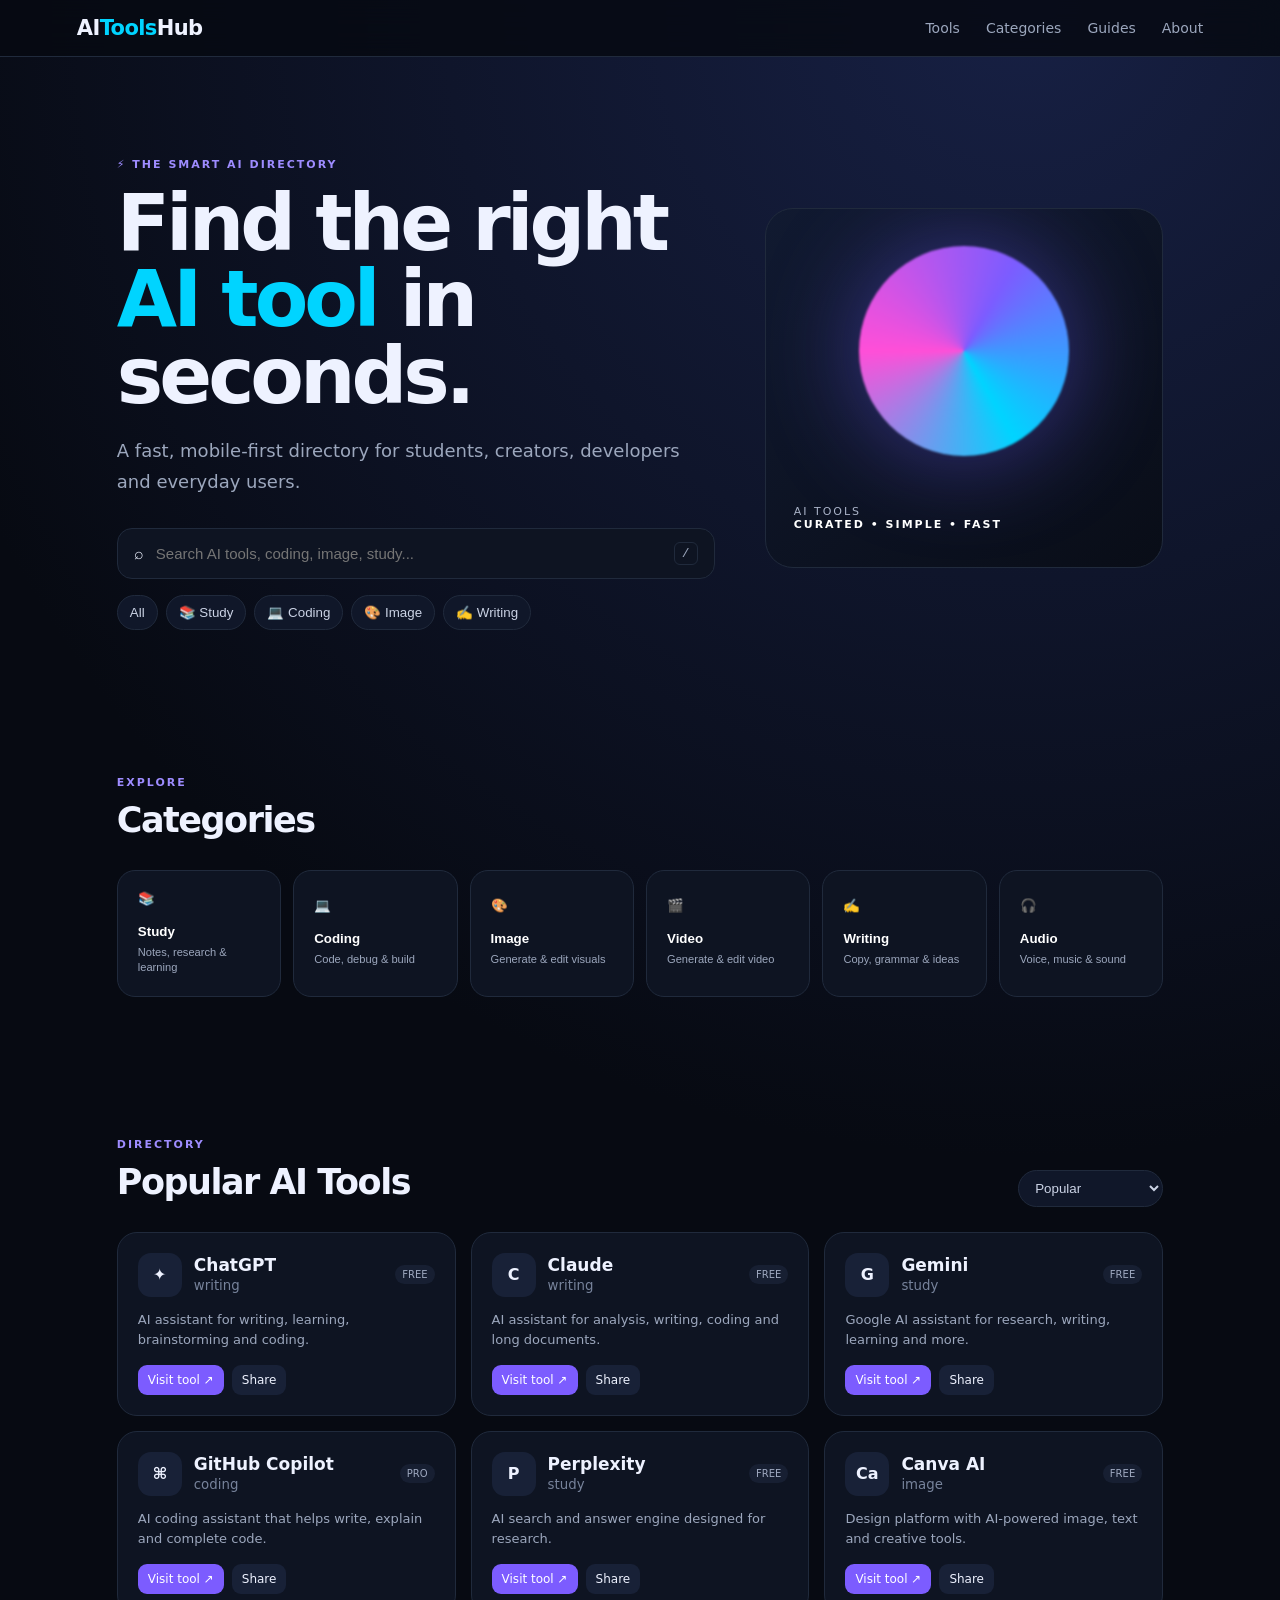
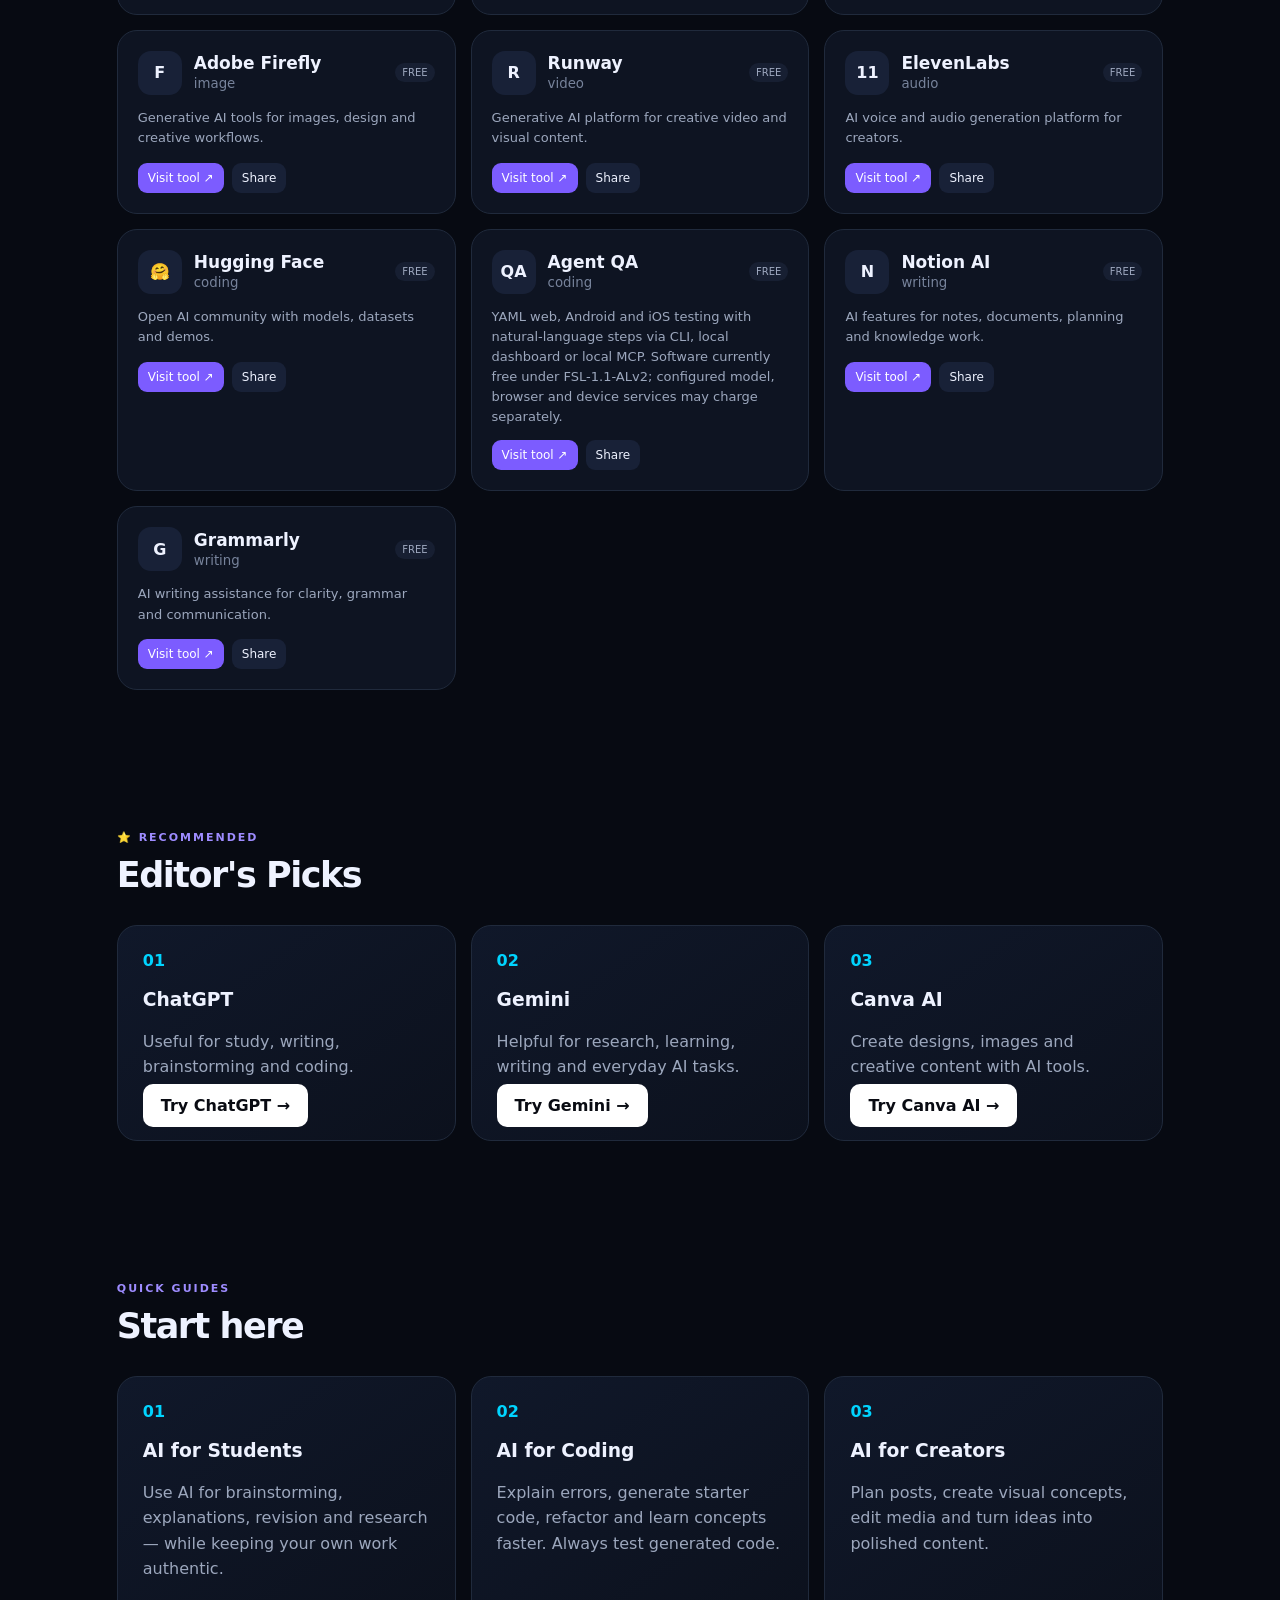
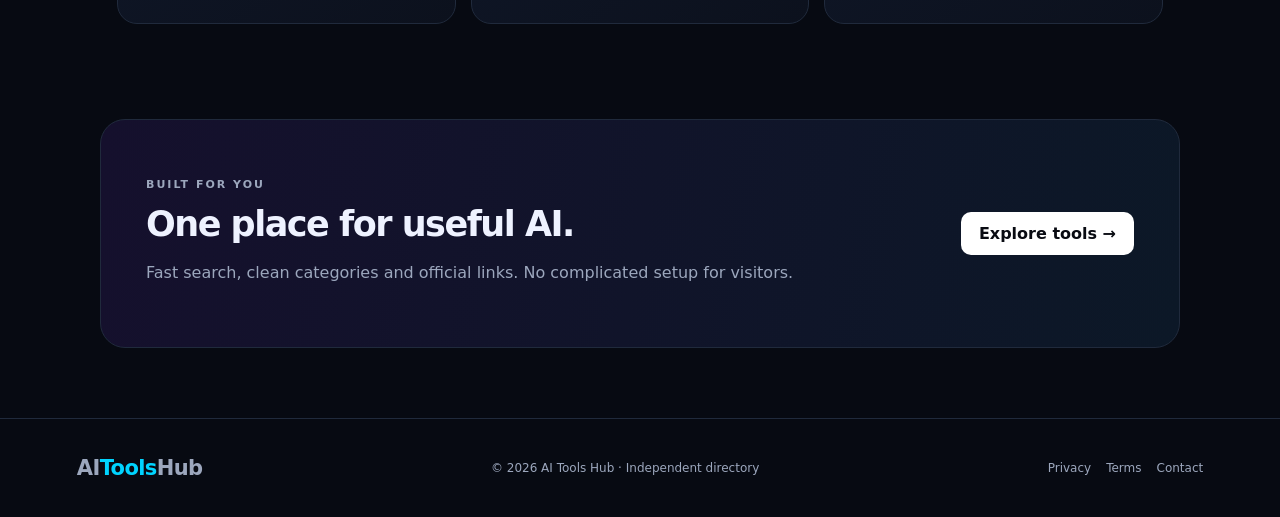
<file: index.html>
<!doctype html>
<html lang="en">
<head>
<meta charset="utf-8">
<meta name="viewport" content="width=device-width,initial-scale=1">

<title>AI Tools Hub — Best AI Tools for Study, Coding & Creativity</title>

<meta name="description" content="Discover useful AI tools for students, coding, writing, images, video, audio and productivity. Find free and freemium AI tools in one simple directory.">

<meta name="robots" content="index, follow">

<link rel="canonical" href="https://off10730-ship-it.github.io/ai-tools-hub/">

<meta property="og:title" content="AI Tools Hub — Best AI Tools for Everyone">
<meta property="og:description" content="Discover useful AI tools for study, coding, writing, images, video, audio and productivity.">
<meta property="og:url" content="https://off10730-ship-it.github.io/ai-tools-hub/">
<meta property="og:type" content="website">

<meta name="theme-color" content="#0b0f19">

<link rel="stylesheet" href="style.css">
</head>

<body>

<header class="nav">
<a class="brand" href="#top">AI<span>Tools</span>Hub</a>

<nav>
<a href="#tools">Tools</a>
<a href="#categories">Categories</a>
<a href="#guides">Guides</a>
<a href="#about">About</a>
</nav>

<button class="menu" onclick="toggleMenu()">☰</button>
</header>

<main id="top">

<section class="hero">
<div>

<p class="eyebrow">⚡ THE SMART AI DIRECTORY</p>

<h1>Find the right <span>AI tool</span> in seconds.</h1>

<p class="lead">
A fast, mobile-first directory for students, creators, developers and everyday users.
</p>

<div class="search">
<span>⌕</span>

<input
id="search"
oninput="filterTools()"
placeholder="Search AI tools, coding, image, study..."
aria-label="Search tools"
>

<kbd>/</kbd>
</div>

<div class="chips">
<button onclick="quick('all')">All</button>
<button onclick="quick('study')">📚 Study</button>
<button onclick="quick('coding')">💻 Coding</button>
<button onclick="quick('image')">🎨 Image</button>
<button onclick="quick('writing')">✍️ Writing</button>
</div>

</div>

<div class="hero-card">
<div class="orb"></div>
<div class="scan"></div>

<p>
AI TOOLS<br>
<b>CURATED • SIMPLE • FAST</b>
</p>

</div>
</section>


<section id="categories" class="section">

<div class="section-head">
<div>
<p class="eyebrow">EXPLORE</p>
<h2>Categories</h2>
</div>
</div>

<div class="category-grid">

<button onclick="quick('study')">
📚
<b>Study</b>
<small>Notes, research & learning</small>
</button>

<button onclick="quick('coding')">
💻
<b>Coding</b>
<small>Code, debug & build</small>
</button>

<button onclick="quick('image')">
🎨
<b>Image</b>
<small>Generate & edit visuals</small>
</button>

<button onclick="quick('video')">
🎬
<b>Video</b>
<small>Generate & edit video</small>
</button>

<button onclick="quick('writing')">
✍️
<b>Writing</b>
<small>Copy, grammar & ideas</small>
</button>

<button onclick="quick('audio')">
🎧
<b>Audio</b>
<small>Voice, music & sound</small>
</button>

</div>
</section>


<section id="tools" class="section">

<div class="section-head">

<div>
<p class="eyebrow">DIRECTORY</p>
<h2>Popular AI Tools</h2>
</div>

<select id="sort" onchange="filterTools()">
<option value="popular">Popular</option>
<option value="free">Free / Freemium</option>
<option value="all">All</option>
</select>

</div>

<div id="toolGrid" class="tool-grid"></div>

<p id="empty" class="empty" hidden>
No matching tools. Try another search.
</p>

</section>


<section id="recommended" class="section">

<div class="section-head">

<div>
<p class="eyebrow">⭐ RECOMMENDED</p>
<h2>Editor's Picks</h2>
</div>

</div>


<div class="guide-grid">

<article>

<span>01</span>

<h3>ChatGPT</h3>

<p>
Useful for study, writing, brainstorming and coding.
</p>

<a
class="primary"
href="https://chatgpt.com/"
target="_blank"
rel="noopener"
>
Try ChatGPT →
</a>

</article>


<article>

<span>02</span>

<h3>Gemini</h3>

<p>
Helpful for research, learning, writing and everyday AI tasks.
</p>

<a
class="primary"
href="https://gemini.google.com/"
target="_blank"
rel="noopener"
>
Try Gemini →
</a>

</article>


<article>

<span>03</span>

<h3>Canva AI</h3>

<p>
Create designs, images and creative content with AI tools.
</p>

<a
class="primary"
href="https://www.canva.com/ai-image-generator/"
target="_blank"
rel="noopener"
>
Try Canva AI →
</a>

</article>

</div>

</section>


<section id="guides" class="section">

<div class="section-head">

<div>
<p class="eyebrow">QUICK GUIDES</p>
<h2>Start here</h2>
</div>

</div>


<div class="guide-grid">

<article>

<span>01</span>

<h3>AI for Students</h3>

<p>
Use AI for brainstorming, explanations, revision and research — while keeping your own work authentic.
</p>

</article>


<article>

<span>02</span>

<h3>AI for Coding</h3>

<p>
Explain errors, generate starter code, refactor and learn concepts faster. Always test generated code.
</p>

</article>


<article>

<span>03</span>

<h3>AI for Creators</h3>

<p>
Plan posts, create visual concepts, edit media and turn ideas into polished content.
</p>

</article>

</div>

</section>


<section id="about" class="cta">

<div>

<p class="eyebrow">BUILT FOR YOU</p>

<h2>One place for useful AI.</h2>

<p>
Fast search, clean categories and official links. No complicated setup for visitors.
</p>

</div>

<a class="primary" href="#tools">
Explore tools →
</a>

</section>

</main>


<footer>

<div class="brand">
AI<span>Tools</span>Hub
</div>

<p>
© 2026 AI Tools Hub · Independent directory
</p>

<div>

<a href="privacy.html">Privacy</a>
<a href="terms.html">Terms</a>
<a href="contact.html">Contact</a>

</div>

</footer>


<script src="script.js"></script>

</body>
</html>
</file>
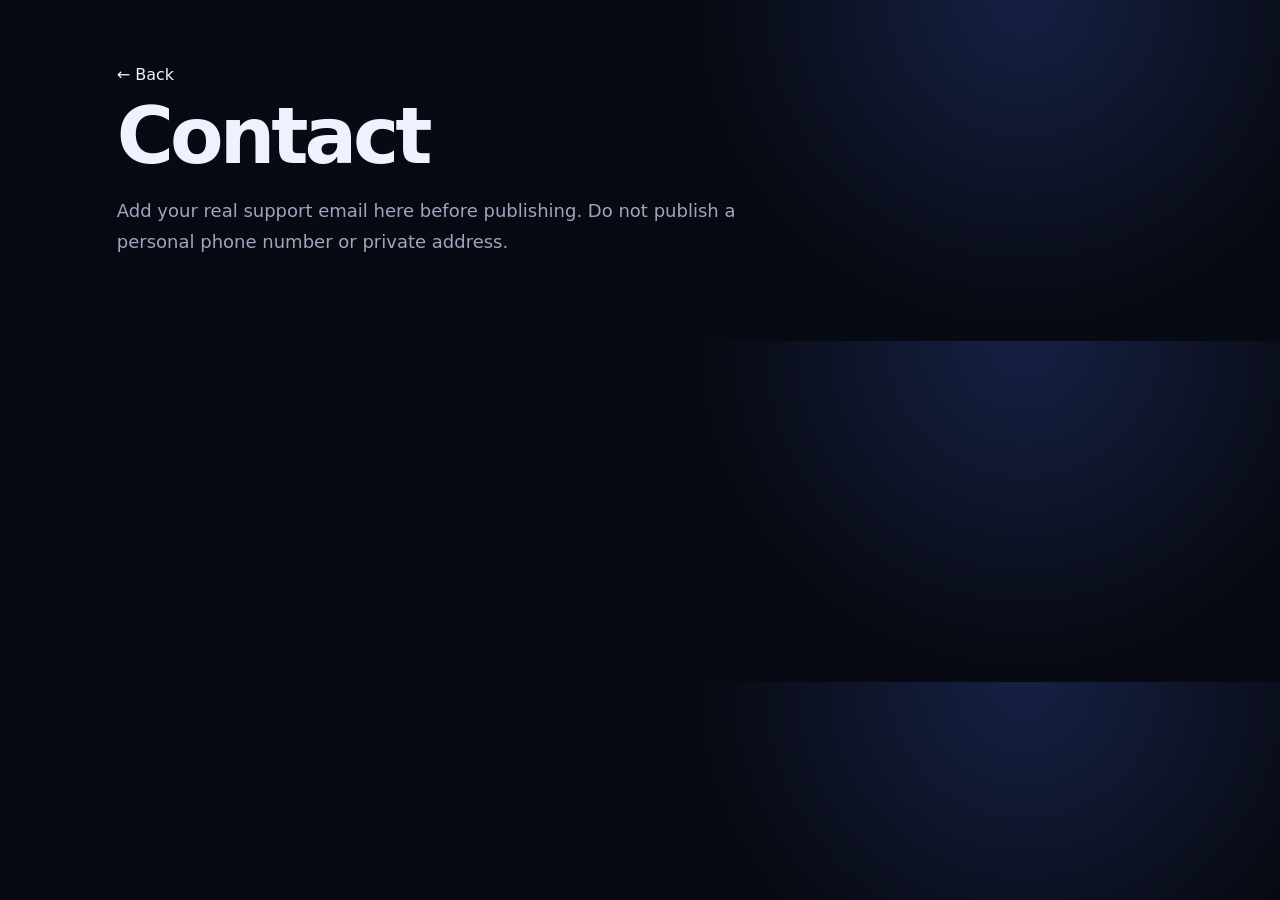
<file: contact.html>
<!doctype html><html><head><meta charset="utf-8"><meta name="viewport" content="width=device-width"><title>Contact — AI Tools Hub</title><link rel="stylesheet" href="style.css"></head><body><main class="section"><a href="index.html">← Back</a><h1>Contact</h1><p class="lead">Add your real support email here before publishing. Do not publish a personal phone number or private address.</p></main></body></html>
</file>
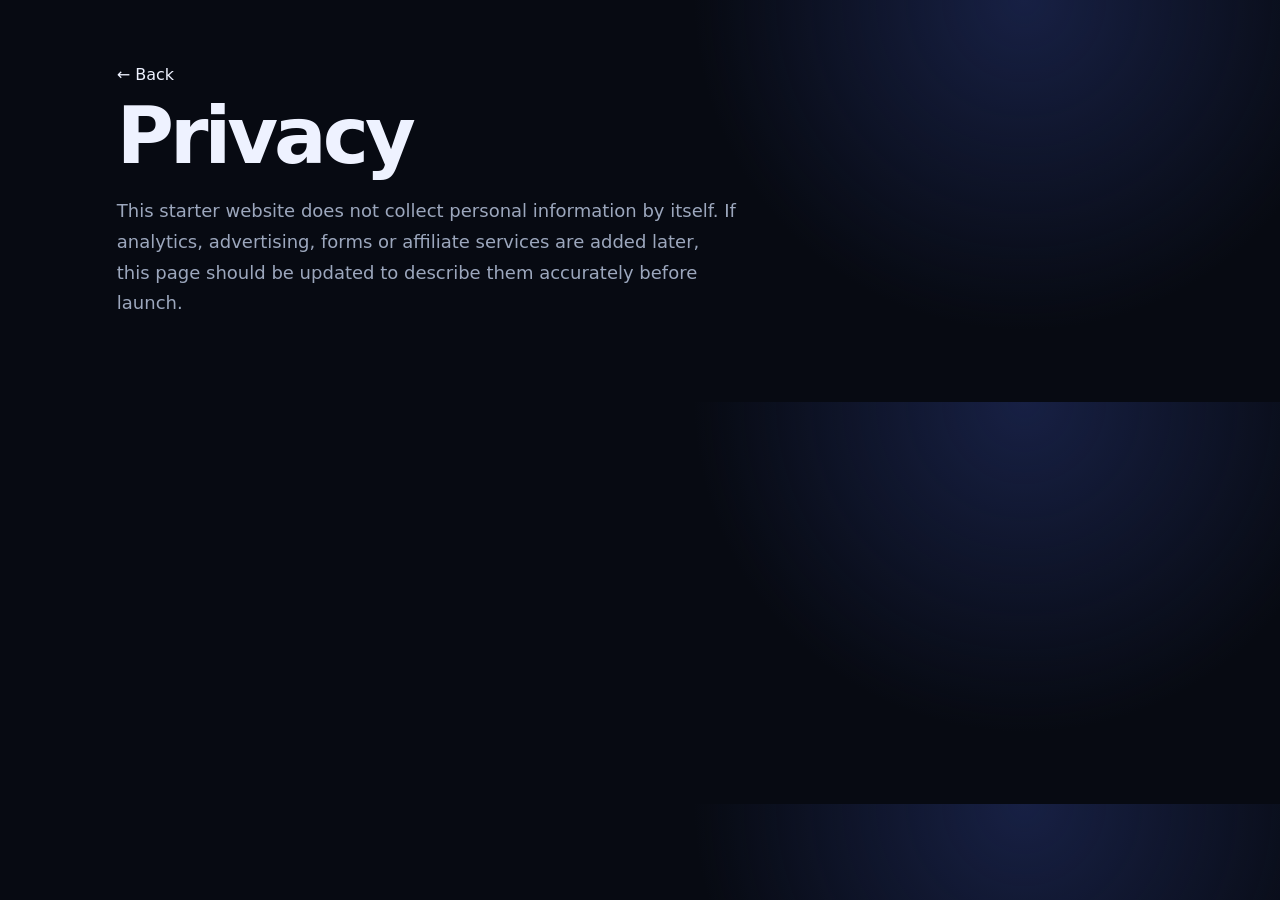
<file: privacy.html>
<!doctype html><html><head><meta charset="utf-8"><meta name="viewport" content="width=device-width"><title>Privacy — AI Tools Hub</title><link rel="stylesheet" href="style.css"></head><body><main class="section"><a href="index.html">← Back</a><h1>Privacy</h1><p class="lead">This starter website does not collect personal information by itself. If analytics, advertising, forms or affiliate services are added later, this page should be updated to describe them accurately before launch.</p></main></body></html>
</file>
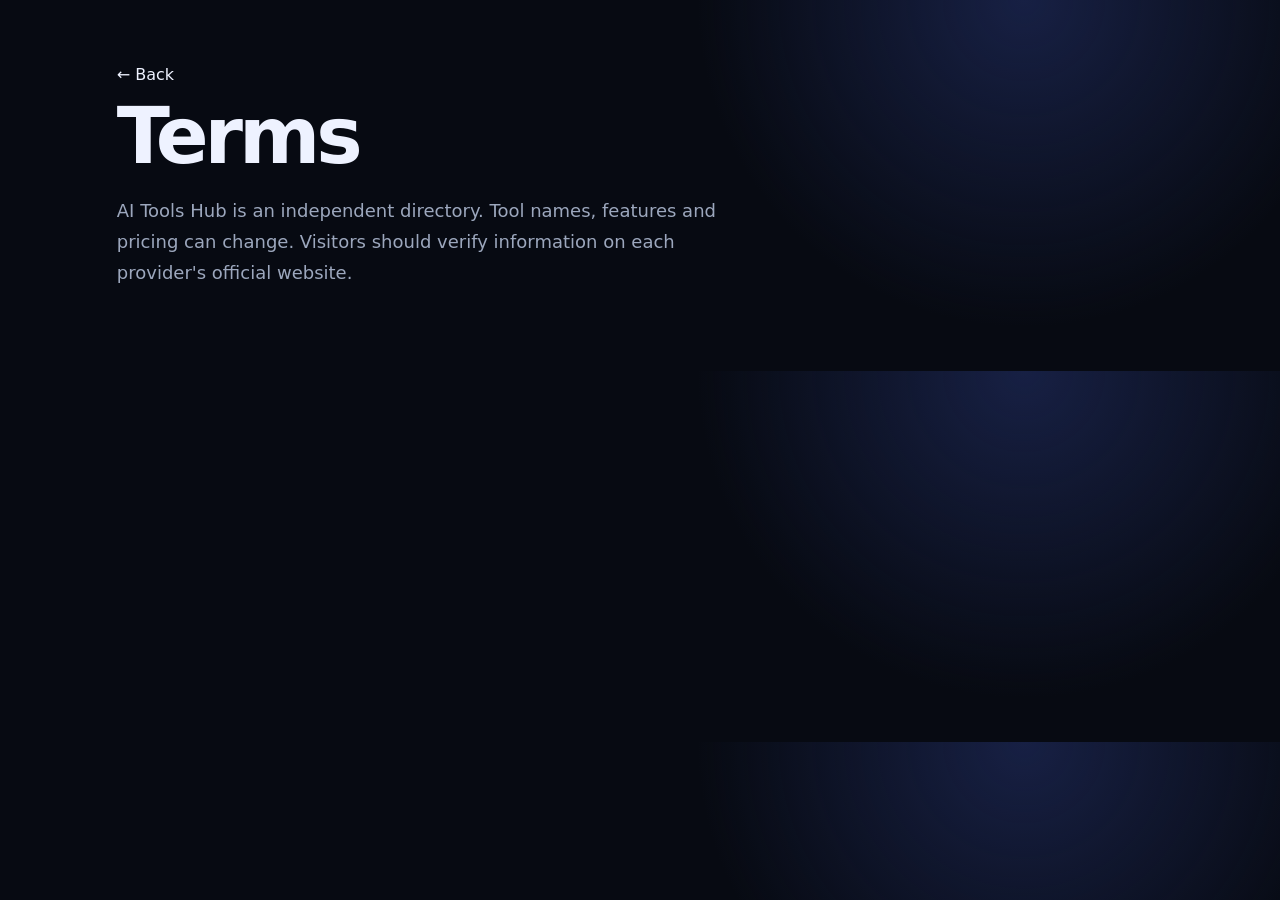
<file: terms.html>
<!doctype html><html><head><meta charset="utf-8"><meta name="viewport" content="width=device-width"><title>Terms — AI Tools Hub</title><link rel="stylesheet" href="style.css"></head><body><main class="section"><a href="index.html">← Back</a><h1>Terms</h1><p class="lead">AI Tools Hub is an independent directory. Tool names, features and pricing can change. Visitors should verify information on each provider's official website.</p></main></body></html>
</file>
<file: style.css>
:root{--bg:#070a12;--panel:#0e1422;--text:#eef2ff;--muted:#9ca7bd;--line:#202a3c;--accent:#7c5cff;--accent2:#00d4ff}*{box-sizing:border-box}html{scroll-behavior:smooth}body{margin:0;background:radial-gradient(circle at 80% 0%,#172044 0,transparent 30%),var(--bg);color:var(--text);font-family:Inter,system-ui,-apple-system,Segoe UI,Roboto,sans-serif}a{color:inherit;text-decoration:none}.nav{position:sticky;top:0;z-index:10;display:flex;align-items:center;justify-content:space-between;padding:16px 6%;background:#070a12d9;backdrop-filter:blur(16px);border-bottom:1px solid var(--line)}.brand{font-weight:900;font-size:21px;letter-spacing:-.6px}.brand span,h1 span{color:var(--accent2)}nav{display:flex;gap:26px;color:var(--muted);font-size:14px}.menu{display:none;background:none;border:0;color:white;font-size:25px}.hero{max-width:1200px;margin:auto;padding:90px 6% 70px;display:grid;grid-template-columns:1.2fr .8fr;gap:50px;align-items:center}.eyebrow{font-size:11px;letter-spacing:2px;color:#9e8cff;font-weight:800}h1{font-size:clamp(45px,7vw,78px);line-height:.98;letter-spacing:-4px;margin:14px 0 22px}.lead{color:var(--muted);font-size:18px;line-height:1.7;max-width:620px}.search{margin:30px 0 16px;background:var(--panel);border:1px solid var(--line);border-radius:15px;padding:13px 16px;display:flex;gap:10px;align-items:center}.search input{flex:1;background:none;border:0;outline:0;color:white;font-size:15px}.search kbd{border:1px solid var(--line);padding:3px 7px;border-radius:6px;color:var(--muted)}.chips{display:flex;gap:8px;flex-wrap:wrap}.chips button,.section select{background:#101729;border:1px solid var(--line);color:#cbd3e5;padding:9px 12px;border-radius:999px;cursor:pointer}.hero-card{min-height:360px;border:1px solid var(--line);border-radius:28px;background:linear-gradient(145deg,#111a31,#090d17);display:grid;place-items:center;position:relative;overflow:hidden}.orb{width:210px;height:210px;border-radius:50%;background:conic-gradient(from 30deg,var(--accent),var(--accent2),#ff4fd8,var(--accent));filter:blur(1px);box-shadow:0 0 100px #6c5cff77}.hero-card p{position:absolute;bottom:25px;left:28px;font-size:11px;letter-spacing:2px;color:#aab3c8}.hero-card b{color:white}.section{max-width:1200px;margin:auto;padding:65px 6%}.section-head{display:flex;align-items:end;justify-content:space-between;margin-bottom:25px}h2{font-size:35px;margin:5px 0;letter-spacing:-1.5px}.category-grid{display:grid;grid-template-columns:repeat(6,1fr);gap:12px}.category-grid button{text-align:left;padding:20px;background:var(--panel);border:1px solid var(--line);border-radius:18px;color:white;cursor:pointer;transition:.2s}.category-grid button:hover,.tool:hover{transform:translateY(-3px);border-color:#485575}.category-grid b,.category-grid small{display:block}.category-grid b{margin-top:18px}.category-grid small{color:var(--muted);margin-top:6px;line-height:1.4}.tool-grid{display:grid;grid-template-columns:repeat(3,1fr);gap:15px}.tool{padding:20px;background:var(--panel);border:1px solid var(--line);border-radius:20px;transition:.2s}.tool-top{display:flex;align-items:center;gap:12px}.logo{width:44px;height:44px;border-radius:13px;background:#182137;display:grid;place-items:center;font-weight:900}.tool h3{margin:0;font-size:17px}.tag{font-size:10px;color:#9fa9c0;background:#171f32;padding:4px 7px;border-radius:999px;margin-left:auto}.tool p{color:var(--muted);line-height:1.55;font-size:13px;min-height:42px}.tool-actions{display:flex;gap:8px}.tool-actions a{font-size:12px;padding:8px 10px;border-radius:9px;background:#182137}.tool-actions a:first-child{background:var(--accent);color:white}.guide-grid{display:grid;grid-template-columns:repeat(3,1fr);gap:15px}.guide-grid article{background:linear-gradient(145deg,#10182a,#0c111d);border:1px solid var(--line);padding:25px;border-radius:20px}.guide-grid span{color:var(--accent2);font-weight:900}.guide-grid p,.cta p{color:var(--muted);line-height:1.6}.cta{max-width:1080px;margin:30px auto 70px;padding:45px;border:1px solid var(--line);border-radius:25px;background:linear-gradient(100deg,#15102d,#0c1827);display:flex;justify-content:space-between;align-items:center;gap:20px}.primary{background:white;color:#090b12;padding:12px 18px;border-radius:10px;font-weight:800;white-space:nowrap}footer{padding:30px 6%;border-top:1px solid var(--line);display:flex;justify-content:space-between;gap:20px;align-items:center;color:var(--muted);font-size:12px}footer div:last-child{display:flex;gap:15px}.empty{text-align:center;color:var(--muted);padding:50px}@media(max-width:850px){nav{display:none}.menu{display:block}.hero{grid-template-columns:1fr;padding-top:55px}.hero-card{min-height:260px}.category-grid{grid-template-columns:repeat(2,1fr)}.tool-grid,.guide-grid{grid-template-columns:1fr}.cta{margin:20px 6% 50px;padding:28px;display:block}.primary{display:inline-block;margin-top:12px}footer{display:block}footer>div,footer>p{margin:10px 0}h1{letter-spacing:-2.5px}}
</file>
